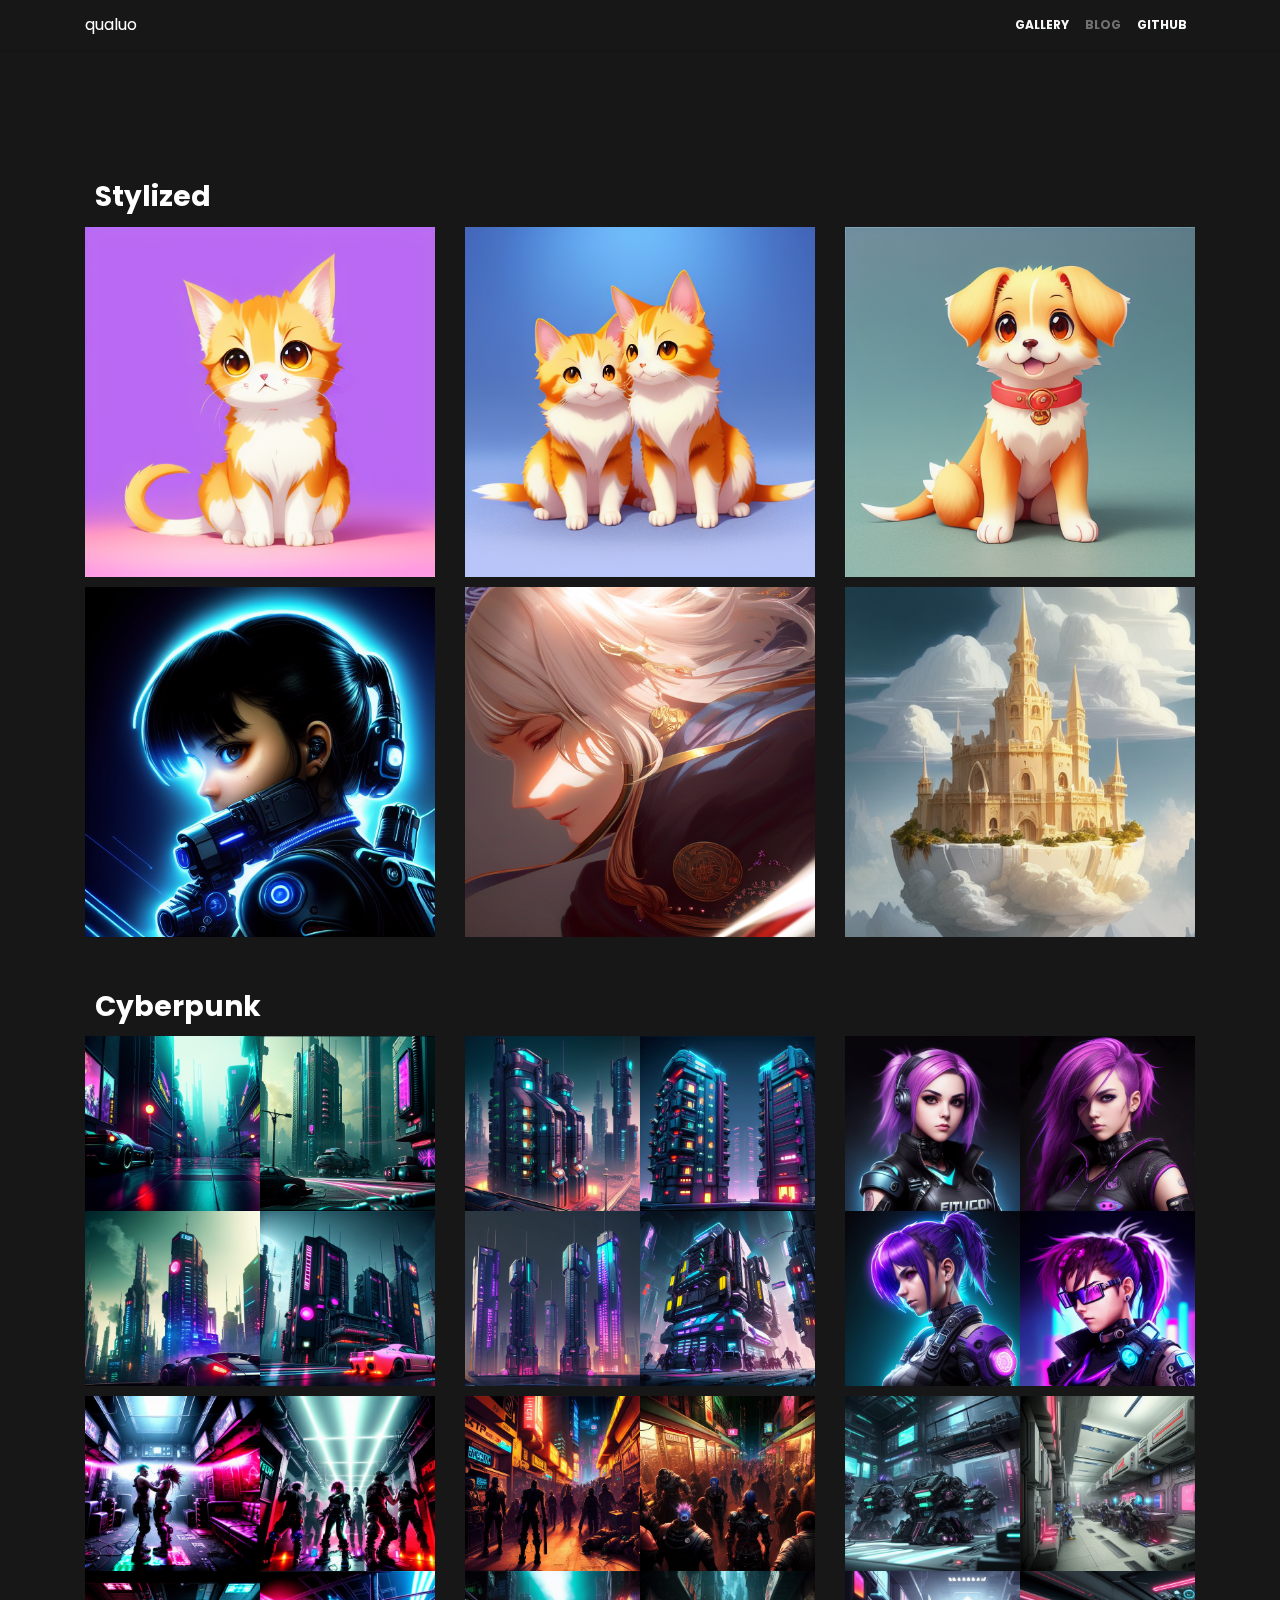
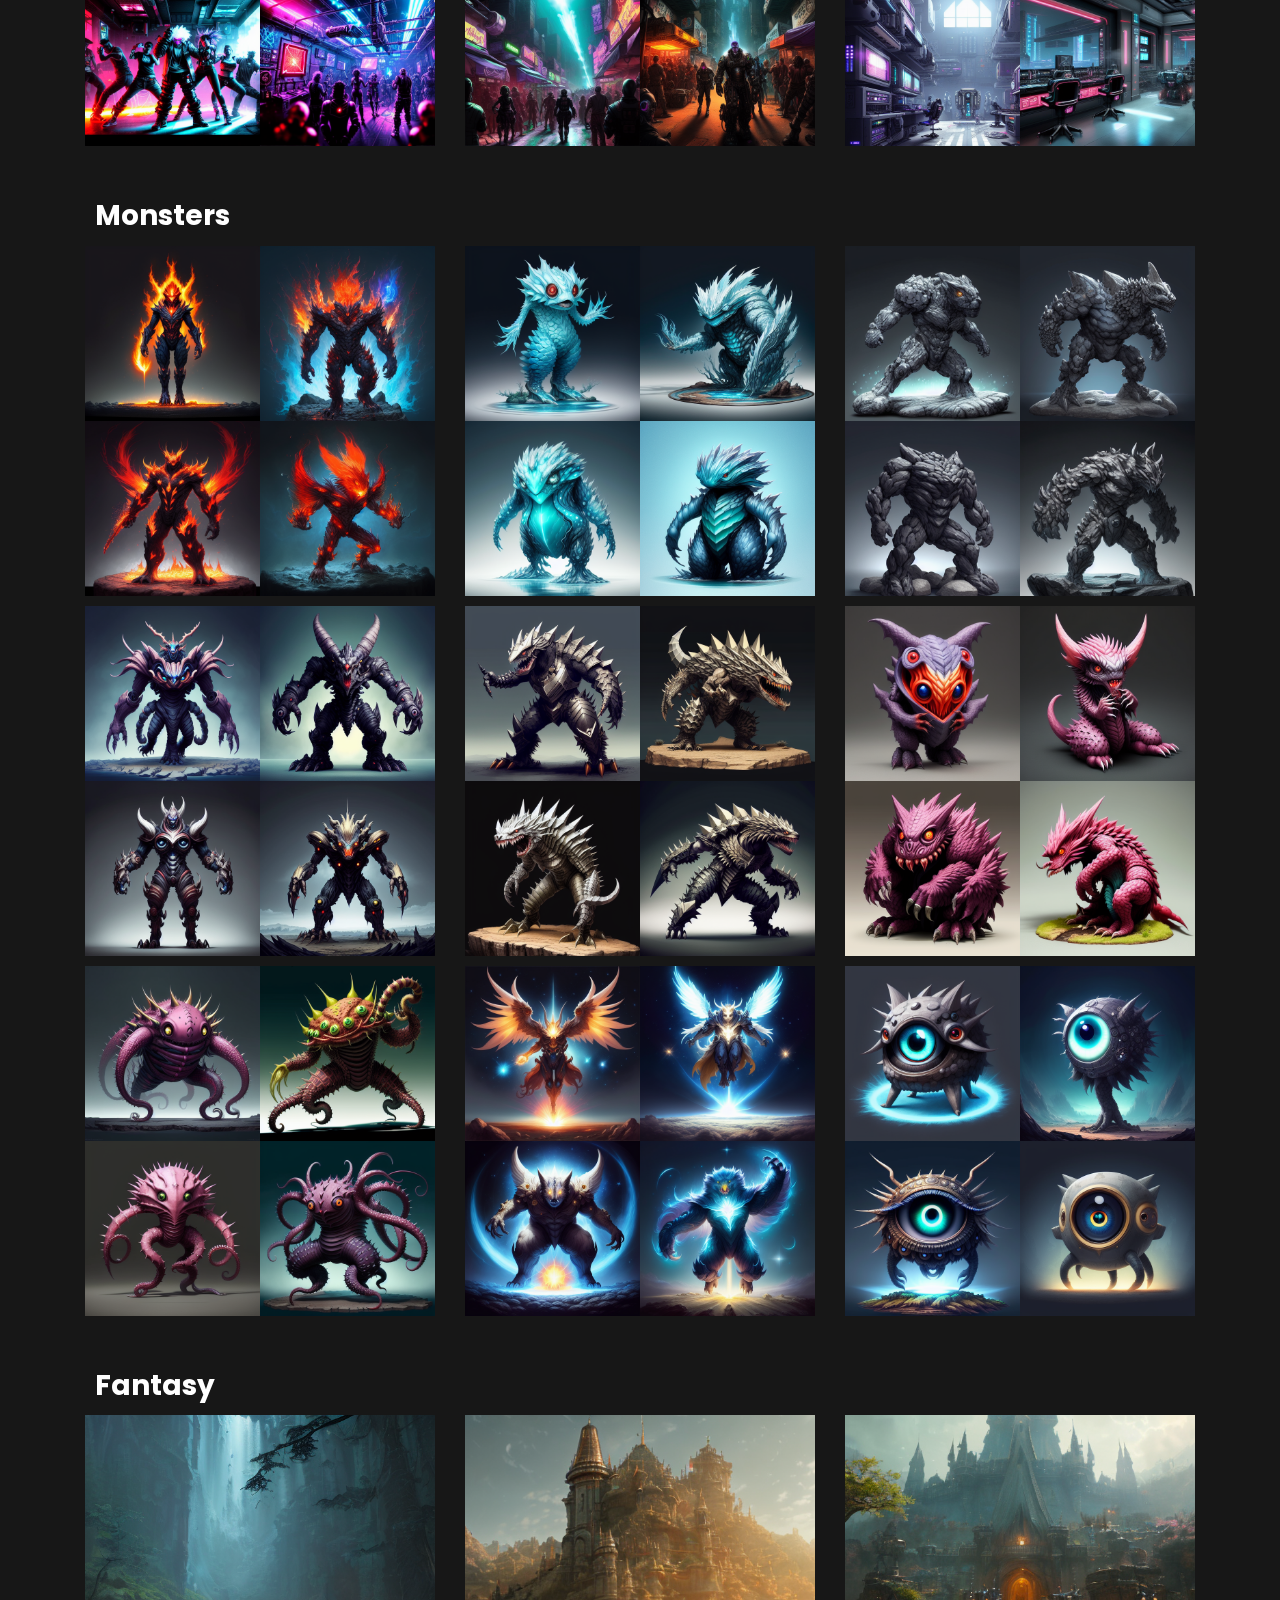
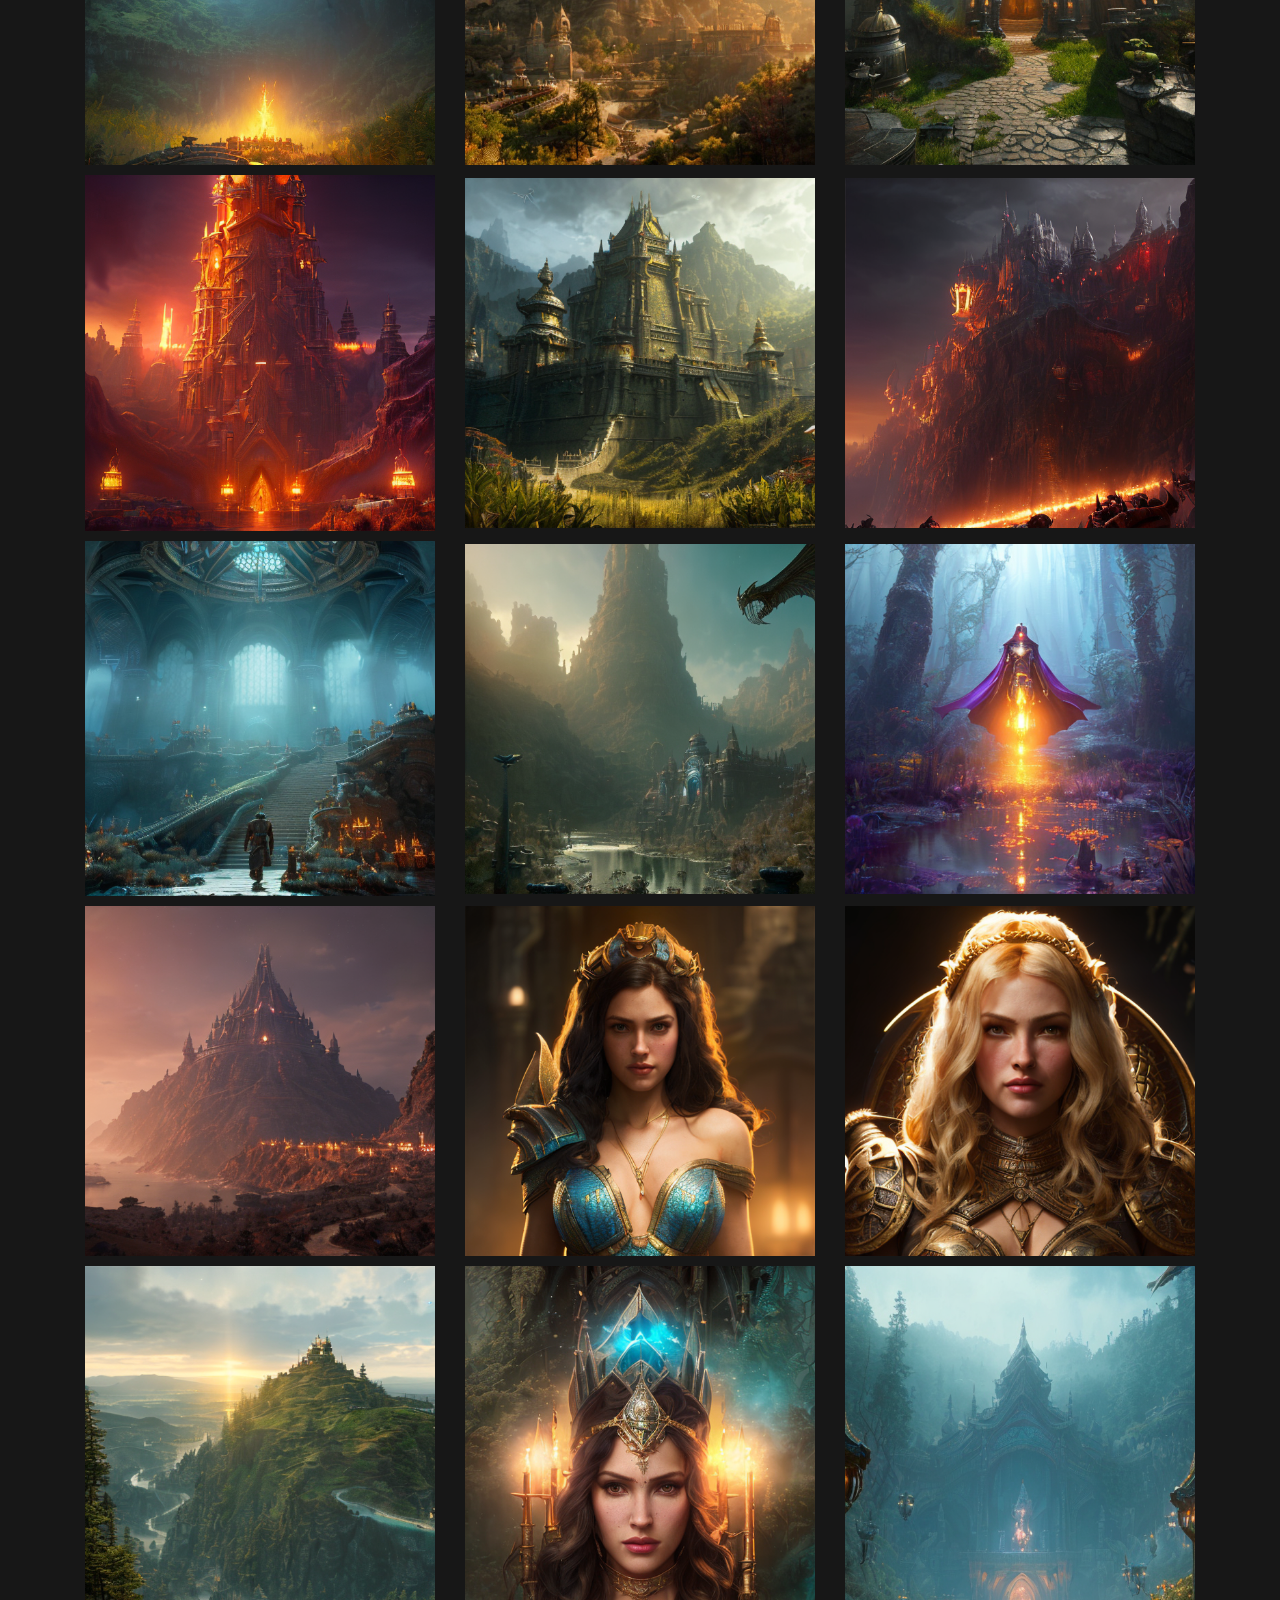
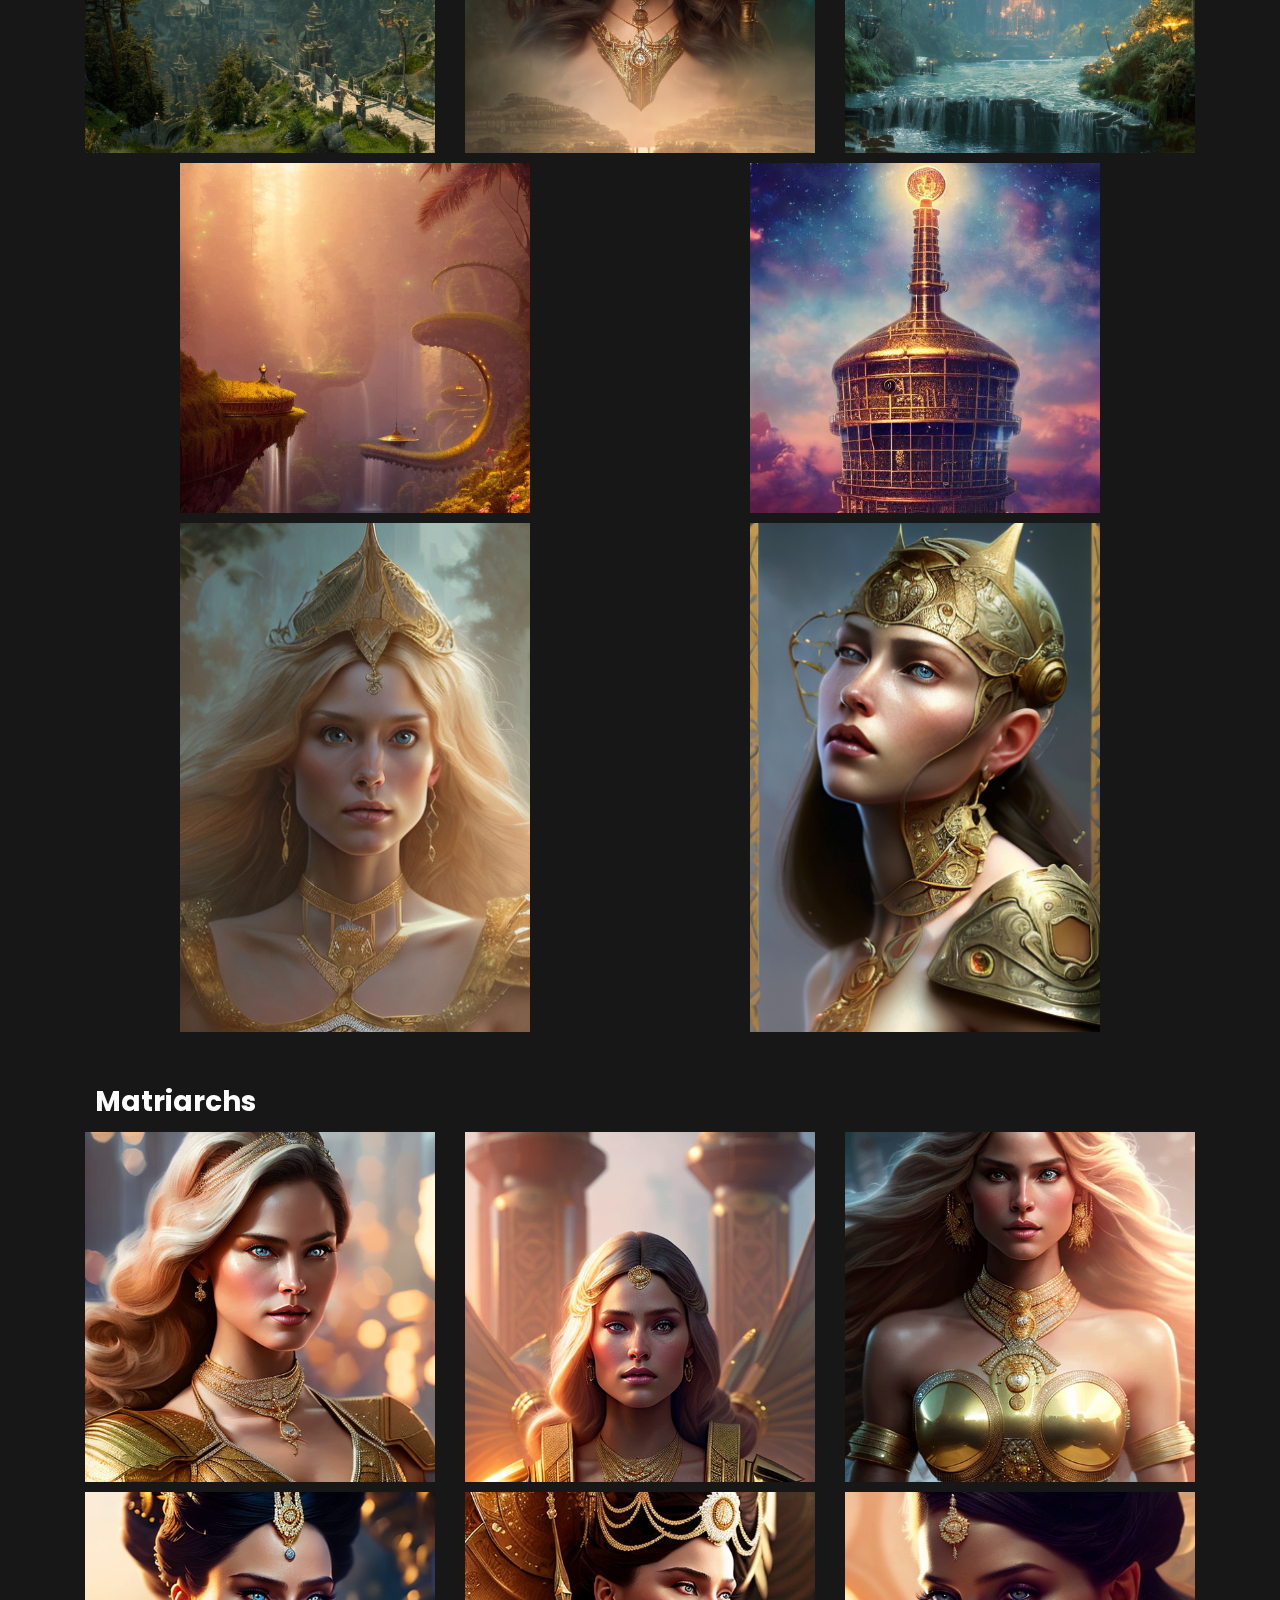
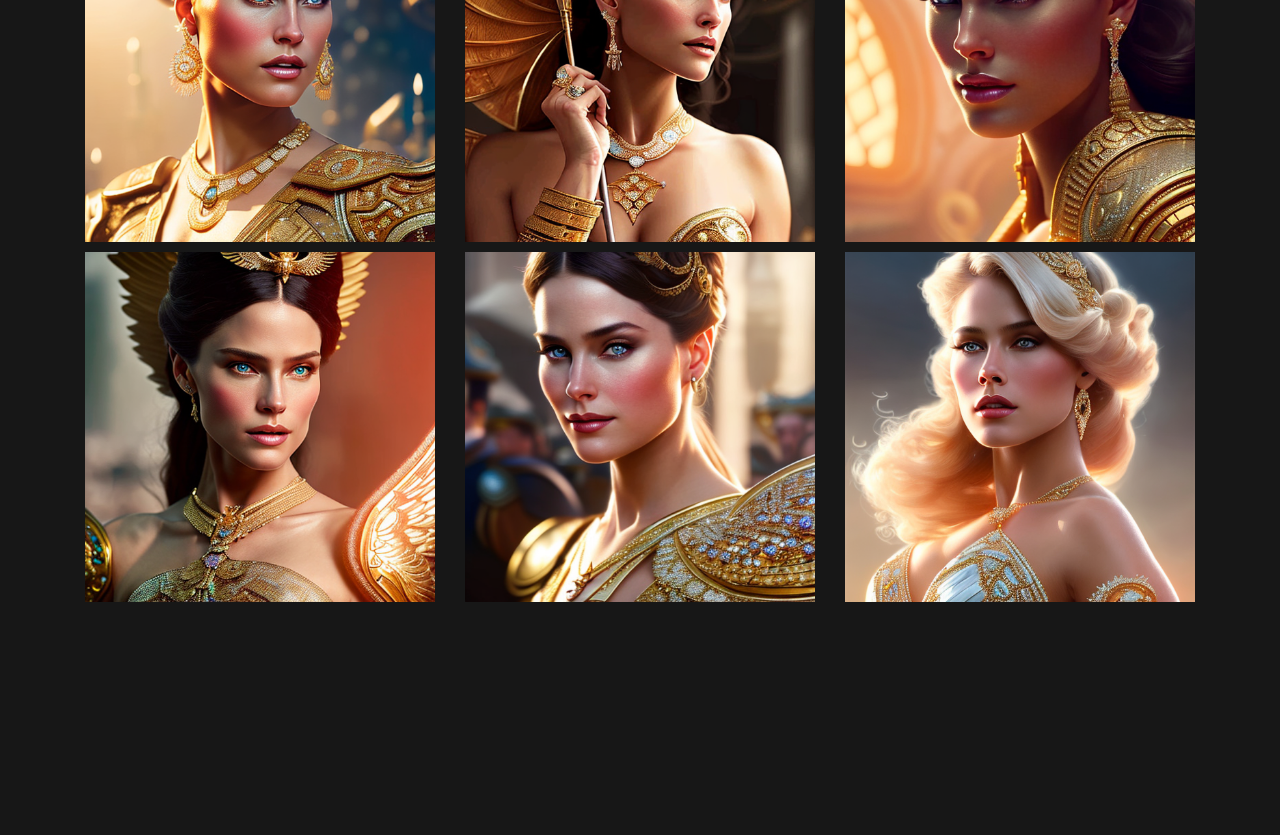
<file: gallery.html>
<!DOCTYPE html>
<html lang="en">

<head>
  <meta charset="utf-8"/>
  <meta http-equiv="X-UA-Compatible" content="IE=edge"/>
  <meta name="viewport" content="width=device-width, initial-scale=1, shrink-to-fit=yes"/>

  <title>Gallery - Quang Luong</title>
  <meta name="description" content=""/>
  <meta name="author" content="Quang Luong"/>

  <link rel="icon" type="image/png" href="/images/faviconv1.png">
  <link href="vendor/bootstrap/css/bootstrap.min.css" rel="stylesheet">
  <link href="css/main.css" rel="stylesheet">
  
  <!-- Navigation -->
  <nav class="navbar navbar-expand-sm navbar-dark fixed-top" id="mainNav">
    <div class="container">
      
      <a class="navbar-brand" style="font-size:16px" href="/">qualuo</a>
      <button class="navbar-toggler" type="button" data-toggle="collapse" data-target="#navbarResponsive" aria-controls="navbarResponsive" aria-expanded="false" aria-label="Toggle navigation">
        <span class="navbar-toggler-icon"></span>
      </button>

      <div class="collapse navbar-collapse text-center" id="navbarResponsive">

        <ul class="navbar-nav ml-auto">
          <li class="nav-item">
          </li>
        </ul>

        <ul class="navbar-nav ml-auto">
          <li class="nav-item">
            <a class="nav-link text-light hover-underline-anim" href="/gallery"><b>GALLERY</b></a>
          </li>
          <li class="nav-item">
            <a class="nav-link text-light" style="opacity: 0.4"><b>BLOG</b></a>
          </li>
          <li class="nav-item">
            <a class="nav-link text-light hover-underline-anim" href="https://github.com/qualuo" rel="external" target="_blank"><b>GITHUB</b></a>
          </li>
        </ul>

      </div>

    </div>
  </nav>
  <!-- End of Navigation -->
</head>

<body id="page-top" style="overflow-x: hidden; overflow-y: auto; background-color: #171717;">

  <main>

    <section style="max-width: 42cm;">

      <div class="container" style="margin-bottom: 3rem;"> 
        <h3 style="color: white">Stylized</h3>
        <div class="row">
          <img class="" loading="lazy" src="images/art/illustrations/cat.png" title="" />
          <img class="" loading="lazy" src="images/art/illustrations/cat2.png" title="" />
          <img class="" loading="lazy" src="images/art/illustrations/dog.png" title="" />
          <img class="" loading="lazy" src="images/art/illustrations/scifigirl.png" title="" />
          <img class="" loading="lazy" src="images/art/illustrations/closedeyes.png" title="" />
          <img class="" loading="lazy" src="images/art/illustrations/skyisland.png" title="" />
        </div>
      </div>
      
      <div class="container" style="margin-bottom: 3rem;"> 
        <h3 style="color: white">Cyberpunk</h3>
        <div class="row">
          <img class="" loading="lazy" src="images/art/cyberpunk/4city.png" title="" />
          <img class="" loading="lazy" src="images/art/cyberpunk/4buildings.png" title="" />
          <img class="" loading="lazy" src="images/art/cyberpunk/4girl.png" title="" />
          <img class="" loading="lazy" src="images/art/cyberpunk/4club.png" title="Gritty and run-down club, with pounding electronic music, laser lights slicing through the smoke-filled air, and patrons in elaborate cybernetic modifications and eclectic fashion choices dancing frenetically." />
          <img class="" loading="lazy" src="images/art/cyberpunk/4market.png" title="Crowded and chaotic futuristic underground black market, with vendors hawking illegal tech and contraband, shady cybernetically enhanced figures moving through the crowds, and flickering fluorescent lighting." />
          <img class="" loading="lazy" src="images/art/cyberpunk/4lab.png" title="Sleek laboratory, with rows of servers humming and blinking and robots with human-like movements assisting with tasks." />
        </div>
      </div>
      
      <div class="container" style="margin-bottom: 3rem;"> 
        <h3 style="color: white">Monsters</h3>
        <div class="row">
          <img class="" loading="lazy" src="images/art/monsters/4flame.png" title="Creature with a body made of living flame, able to burn through anything in its path and regenerate from even the smallest ember." />
          <img class="" loading="lazy" src="images/art/monsters/4aqua.png" title="Creature with a body made of water, capable of reshaping itself into any form and flowing through the smallest of spaces." />
          <img class="" loading="lazy" src="images/art/monsters/4stone.png" title="Creature with a body made of living stone, able to shift its shape and hardness at will to adapt to any environment." />
          <img class="" loading="lazy" src="images/art/monsters/4alien.png" title="Creature with a body made of darkness, able to consume light and matter to increase its size and power." />
          <img class="" loading="lazy" src="images/art/monsters/4devourer.png" title="Creature with a body covered in thick, spiky armor and a mouth full of razor-sharp teeth that can swallow its prey whole." />
          <img class="" loading="lazy" src="images/art/monsters/4pinky.png" title="Creature with the ability to shape shift into any form it desires, but it must constantly consume the flesh of other creatures to maintain its powers." />
          <img class="" loading="lazy" src="images/art/monsters/4octo.png" title="Creature with tentacles." />
          <img class="" loading="lazy" src="images/art/monsters/4celestial.png" title="Creature radiating celestial energy." />
          <img class="" loading="lazy" src="images/art/monsters/4eye.png" title="Creature with a single, giant eye in the center of its head, capable of seeing into other dimensions." />
        </div>
      </div>
        
      <div class="container" style="margin-bottom: 3rem;"> 
        <h3 style="color: white">Fantasy</h3>
        <div class="row">
          <img class="" loading="lazy" src="images/art/fantasy/art_canyon_camp.png" title="" />
          <img class="" loading="lazy" src="images/art/fantasy/art_building_castle.png" title="" />
          <img class="" loading="lazy" src="images/art/fantasy/art_building_fantasy_castle.png" title="" />
          <img class="" loading="lazy" src="images/art/fantasy/art_building_fiery_tower.png" title="" />
          <img class="" loading="lazy" src="images/art/fantasy/art_building_fort.png" title="" />
          <img class="" loading="lazy" src="images/art/fantasy/art_building_hellfire_fort.png" title="" />
          <img class="" loading="lazy" src="images/art/fantasy/art_building_inside_basilica.png" title="" />
          <img class="" loading="lazy" src="images/art/fantasy/art_building_magicacademy.png" title="" />
          <img class="" loading="lazy" src="images/art/fantasy/art_forest_alienlight.png" title="" />
          <img class="" loading="lazy" src="images/art/fantasy/art_building_mountaintop_castle.png" title="" />
          <img class="" loading="lazy" src="images/art/fantasy/art_princess.png" title="" />
          <img class="" loading="lazy" src="images/art/fantasy/art_warr.png" title="" />
        </div>

        <div class="row">
          <!-- higher height images -->
          <img class="" loading="lazy" src="images/art/fantasy/art_wanderer_highmountain.png" title="" />
          <img class="" loading="lazy" src="images/art/fantasy/art_abstract_witch.png" title="" />
          <img class="" loading="lazy" src="images/art/fantasy/art_building_river_mansion.png" title="" />
        </div>
        
        <div class="row">
          <img class="" loading="lazy" src="images/art/fantasy/art_naturelandscape.png" title="" />
          <img class="" loading="lazy" src="images/art/fantasy/art_clocktower.jpeg" title="" />
        </div>

        <div class="row">
          <img class="" loading="lazy" src="images/art/fantasy/art_q1.png" title="" />
          <img class="" loading="lazy" src="images/art/fantasy/art_clockq.png" title="" />
        </div>
      </div>
        
      <div class="container" style="margin-bottom: 3rem;"> 
        <h3 style="color: white">Matriarchs</h3>
          <div class="row">
            <img class="" loading="lazy" src="images/art/matriarchs/m1.png" title="" />
            <img class="" loading="lazy" src="images/art/matriarchs/m2.png" title="" />
            <img class="" loading="lazy" src="images/art/matriarchs/m3.png" title="" />
            <img class="" loading="lazy" src="images/art/matriarchs/m4.png" title="" />
            <img class="" loading="lazy" src="images/art/matriarchs/m5.png" title="" />
            <img class="" loading="lazy" src="images/art/matriarchs/m6.png" title="" />
            <img class="" loading="lazy" src="images/art/matriarchs/m7.png" title="" />
            <img class="" loading="lazy" src="images/art/matriarchs/m10.png" title="" />
            <img class="" loading="lazy" src="images/art/matriarchs/m11.png" title="" />
          </div>
        </div>
      </div>

    </section>

  </main>

</body>

<!-- Plugin JavaScript - jQuery needs to go first -->
<script src="vendor/jquery/jquery.min.js"></script>
<script src="vendor/jquery-easing/jquery.easing.min.js"></script>

<!-- Custom JavaScript -->
<script src="js/img-focus.js"></script>

<!-- Bootstrap core JavaScript -->
<script src="vendor/bootstrap/js/bootstrap.bundle.min.js"></script>

</html>
</file>
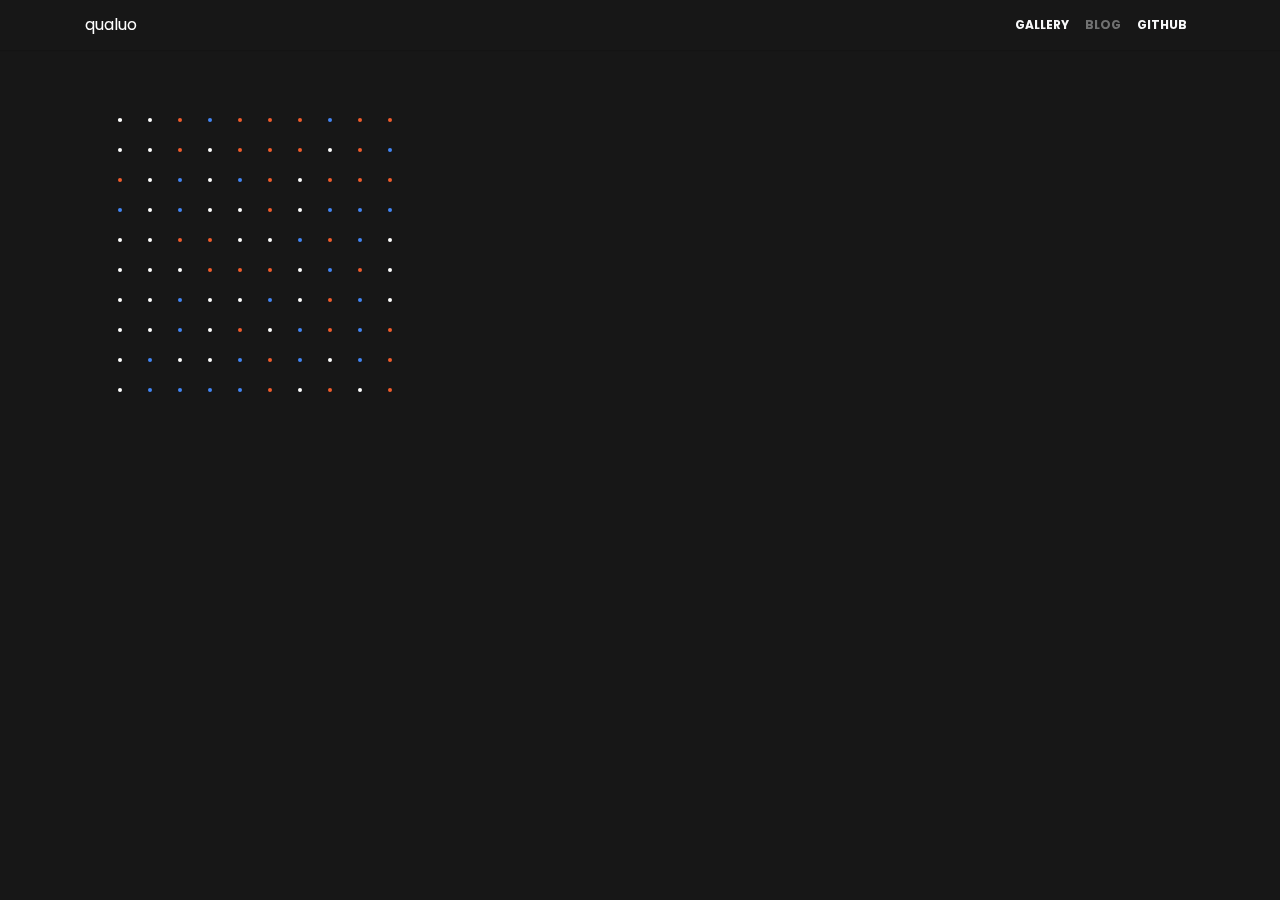
<file: lab.html>
<!DOCTYPE html>
<html lang="en">

<head>
  <meta charset="utf-8"/>
  <meta http-equiv="X-UA-Compatible" content="IE=edge"/>
  <meta name="viewport" content="width=device-width, initial-scale=1, shrink-to-fit=yes"/>

  <title>Lab - Quang Luong</title>
  <meta name="description" content=""/>
  <meta name="author" content="Quang Luong"/>

  <link rel="icon" type="image/png" href="/images/faviconv1.png">
  <link href="vendor/bootstrap/css/bootstrap.min.css" rel="stylesheet">
  <link href="css/main.css" rel="stylesheet">
  
  <!-- Navigation -->
  <nav class="navbar navbar-expand-sm navbar-dark fixed-top" id="mainNav">
    <div class="container">
      
      <a class="navbar-brand" style="font-size:16px" href="/">qualuo</a>
      <button class="navbar-toggler" type="button" data-toggle="collapse" data-target="#navbarResponsive" aria-controls="navbarResponsive" aria-expanded="false" aria-label="Toggle navigation">
        <span class="navbar-toggler-icon"></span>
      </button>

      <div class="collapse navbar-collapse text-center" id="navbarResponsive">

        <ul class="navbar-nav ml-auto">
          <li class="nav-item">
          </li>
        </ul>

        <ul class="navbar-nav ml-auto">
          <li class="nav-item">
            <a class="nav-link text-light hover-underline-anim" href="/gallery"><b>GALLERY</b></a>
          </li>
          <li class="nav-item">
            <a class="nav-link text-light" style="opacity: 0.4"><b>BLOG</b></a>
          </li>
          <li class="nav-item">
            <a class="nav-link text-light hover-underline-anim" href="https://github.com/qualuo" rel="external" target="_blank"><b>GITHUB</b></a>
          </li>
        </ul>

      </div>

    </div>
  </nav>
  <!-- End of Navigation -->
</head>

<body id="page-top" style="overflow: auto; background-color: #171717;">


  <main>

    <section style="max-width: 42cm;">

      <canvas class="canvas-dot-grid"></canvas>

    </section>

  </main>

</body>

<!-- Plugin JavaScript - jQuery needs to go first -->
<script src="vendor/jquery/jquery.min.js"></script>
<script src="vendor/jquery-easing/jquery.easing.min.js"></script>

<!-- Custom JavaScript -->
<script src="js/canvas-dot-grid.js"></script> <!-- animated hover grid -->

<!-- Bootstrap core JavaScript -->
<script src="vendor/bootstrap/js/bootstrap.bundle.min.js"></script>

</html>
</file>
<file: css/main.css>
@import url('https://fonts.googleapis.com/css?family=Poppins|Open+Sans');
/* COLORS
#4285F4 - blue
#34A853 - green
#FBBC05 - orange
#EA4335 - red
#171717 - black
*/

#mainNav {
  backdrop-filter: opacity(100%);
  background-color: black;
  font-size: 12px;
  font-family: 'Poppins', sans-serif;
  transition: top 0.3s; /* Animation handled by scrolling-nav.js*/
  box-shadow: 0 1px 1px rgba(0, 0, 0, 0.1);
  z-index: 100;
}

header {
}

body {
  background-color: #171717;
}

#main {
}

#profile {
  display: flex;
  flex-direction: column;
  justify-content: center;
  min-height: 100vh;
}
#skills {
  /*min-height: 100vh;*/
}
#projects {
  min-height: 100vh;
}
#about {
  min-height: 100vh;
}
#contact {
  min-height: 100vh;
}

/*
footer {
  color: #FFFFFF;
  background-color: #242424;
}
*/

.container-fluid {
  padding: 0px;
}

#audioplayer {
  position: absolute;
  top: 12%;
  left: 90%;
  -ms-transform: translate(-50%, -50%);
  transform: translate(-50%, -50%);
  right: 50%;
  z-index: 99;
  border-width: 0;
  font-size: 2rem;
  min-width: 2rem;
  text-align: left;
  background: transparent;
}

.ring-cursor {
  overflow: auto;
  position: absolute;
  pointer-events: none;
  z-index: 100;
  width: 50px;
  height: 50px;
  border-radius: 50%;
  border: 2px solid white;
  transition: all .1s linear;
}

a:hover .ring-cursor {
  background-color: blue;
}


.skill {
}

.skill > .icon {
  width: 50px;
  height: 50px;
}

.skill > .description {
  font-family: 'Poppins', sans-serif;
  align-items: right;
}

.parallax {
  perspective: 1px;  /* viewport perspective */
  height: 100vh;
  overflow-x: hidden;
  overflow-y: auto;
}
.parallax__group {
  position: relative;
}
.parallax_layer {
  position: absolute;
  top: 0;
  right: 0;
  bottom: 0;
  left: 0;
}
.parallax_layer-base {
  transform: translateZ(0px);
}
.parallax_layer-back {
  transform: translateZ(-1px) scale(2);
}
/* scale factor can be calculated with: 1 + (translateZ * -1) / perspective
Example, if our viewport perspective is set to 1px and
we translate an element -2px along the Z axis the correction scale factor would be 3 */

h1 {
  font-family: 'Poppins', sans-serif;
  font-size: 82px;
  font-weight: 700;

  position: relative;
  display: inline-block;
}

h2 {
  font-family: 'Poppins', sans-serif;
  font-weight: bold;
}

h3 {
  font-family: 'Poppins', sans-serif;
  font-weight: bold;
}

h4 {
  font-family: 'Poppins', sans-serif;
  color: #4285F4;
}

h5 {
  font-family: 'Poppins', sans-serif;
  color: #34A853;
}

h1, h2, h3, h4, h5, h6 {
  padding: 0px 0px 0px 10px;
}

p {
  font-family: 'Poppins', sans-serif;
  font-size: 16px;
  padding: 10px;
}

video {
  display: flex;
  margin: auto;
  padding: auto;
  width: 100%;
  height: auto;
  max-width: 360px;
}

img {
  display:flex;
  margin: auto;
  padding: 5px;
  width: 100%;
  height: auto;
  max-width: 360px;
  cursor: pointer;
}

section {
  max-width: 26cm;
  padding: 20vh 2em;
  margin: auto;
}

form {
  padding: 25px;
  border-radius: 1em;
  justify-content: center;
}

form > input, textarea {
  width: 100%; 
  padding: 12px; 
  margin-top: 6px;
  margin-bottom: 6px;
  resize: vertical; /* Allow the user to vertically resize the textarea (not horizontally) */
  font-family: 'Poppins', sans-serif;
  background: rgba(255, 255, 255, 0.85);
  border-radius: 0.2em;
  border-width: 0.01em;
  box-shadow: 0 2px 5px 2px rgba(0, 0, 0, 0.26);
}

form > #submit {
  background-color: rgb(236, 187, 24);
  border-width: 0;
  box-shadow: 0 2px 5px 2px rgba(0, 0, 0, 0.26);
}

.bar {
  height: 0.2em;
  background-color: rgb(200, 200, 200);
}

.interactive {
  cursor: pointer;
}

/* TODO audio visualizer in circle */
.btn-circle {
  height: 50px;
  width: 50px;
  float: right;
  border-radius: 100%;
  background-color: white;
  box-shadow:  2px 5px 2px rgba(0, 0, 0, 0.26);
}

.btn-framed {
  background-color: transparent;
  padding: .8em 2.8em;
  font-size: 20px;
  border-radius: 2em;
  border-width: 1px;
  border-color: #FFFFFF;
  transition: all 0.2s ease-in-out;

  font-family: Poppins, sans-serif;
  
}

.btn-framed:hover {
  -webkit-transform: scale(0.95);
  -ms-transform: scale(0.95);
  transform: scale(0.95);
}

.btn-mail {
  border-color: #FFFFFF;
}

.btn-collapse {
  text-align: left;
  border-width: 0;
  box-shadow: 0 2px 5px 2px rgba(0, 0, 0, 0.26);
}

.slide-right-anim {
  transition: all 0.2s ease-in-out;
}

.btn-collapse:hover .slide-right-anim {
  -webkit-transform: translateX(1em);
  -ms-transform: translateX(1em);
  transform: translateX(1em);
}

.card-header {
  padding: 25px;
}

.card-body {
  box-shadow: 0 2px 5px 2px rgba(0, 0, 0, 0.26);
}

.ccard {
  margin: 5vh 0vh;
  padding: 25px;
  box-shadow: 0 2px 5px 2px rgba(0, 0, 0, 0.26);
}


.delayed-fade-anim {
  animation: fade-out 10s linear forwards;
}

@keyframes fade-out {
  0% {
    opacity: 0;
  }
  10% {
    opacity: 1;
  }
  90% {
    opacity: 1;
  }
  100% {
    opacity: 0;
  }
}


/* SLIDE ANIMATION: class="slideanim"*/
.slideanim {
  visibility: visible;
}
.slide {
  animation-name: slide;
  -webkit-animation-name: slide;
  animation-duration: 1.2s;
  -webkit-animation-duration: 1.2s;
  visibility: visible;
}
/* Goes from 0% to 100% opacity (see-through) and specify the percentage from when to slide in the element along the Y-axis */
@keyframes slide {
  0% {
      opacity: 0;
      transform: translateY(50%);
  }
  100% {
      opacity: 1;
      transform: translateY(0%);
  }
}
@-webkit-keyframes slide {
  0% {
      opacity: 0;
      -webkit-transform: translateY(50%);
  }
  100% {
      opacity: 1;
      -webkit-transform: translateY(0%);
  }
}

@keyframes rollIn {
  from {
    transform: translateX(-10%);
  }
  to {
    transform: translateX(0%);
  }
}

.grow-anim {
  animation: grow 1s ease-in-out forwards alternate infinite;
}

@keyframes grow {
  from {
    transform: scale(1);
  }
  to {
    transform: scale(1.01);
  }
}


.interval-underline-anim {
  position: relative;
  color: white;
  text-decoration: none;
}

.interval-underline-anim::after {
  content: '';
  position: absolute;
  width: 100%;
  height: 1px;
  bottom: 0;
  left: 0;
  background-color: white;
  animation: shooting-underline 2s;
}

@keyframes shooting-underline {
  0% {
    transform: scaleX(0);
    transform-origin: bottom left;
    width: 0%;
  }
  100% {
    transform: scaleX(1);
    transform-origin: bottom right;
    width: 100%;
  }
}

.hover-underline-anim {
  position: relative;
  color: white;
  text-decoration: none;
}

.hover-underline-anim::after {
  content: '';
  position: absolute;
  width: 100%;
  height: 2px;
  bottom: 0;
  left: 0;
  background-color: white;
  transform-origin: bottom right;
  transition: transform 0.2s ease-in-out;
  transform: scaleX(0);
}

.hover-underline-anim:hover::after {
  transform: scaleX(1);
  transform-origin: bottom left;
}

.hover-yellow-underline-anim {
  position: relative;
  color: #FFFFFF;
  text-decoration: none;
}

.hover-yellow-underline-anim::after {
  content: '';
  position: absolute;
  width: 100%;
  height: 2px;
  bottom: 0;
  left: 0;
  background-color:rgb(236, 187, 24);
  transform-origin: bottom;
  transition: transform 0.2s ease-in-out;
  transform: scaleX(0);
}

.hover-yellow-underline-anim:hover::after {
  transform: scaleX(1);
}

.scrolling-text {
  position: relative;
  animation: text-scroll 12s linear infinite;
  font-weight: bold;
}

@keyframes text-scroll {
  from {
    transform: translateX(100%);
  }
  to {
    transform: translateX(-80%);
  }
}

.canvas-dot-grid {
  visibility: hidden;
  position: absolute;
  top: 0%;
  left: 0%;
  z-index: 1;
}

.bg-cover {
  background-image: url('../images/stars.jpeg');
  background-size: cover;
  background-position: center;
  background-repeat: no-repeat;
}

.bg-cover2 {
  background-image: url('../images/newsky.jpg');
  background-size: cover;
  background-position: center;
  background-repeat: no-repeat;

  position: relative; /* keep in front of stars */
  z-index: 10; 

}

.bg-cover3 {
  background-image: url('../images/mountains.jpg');
  background-size: cover;
  background-position: center;
  background-repeat: no-repeat;
}

.bg-cover4 {
  background-image: linear-gradient(#171717, #171717);

  display: flex;
  flex-direction: column;
  justify-content: center;
  
  position: relative; /* keep in front of stars */
  z-index: 10; 
}

/* Following only shown on bigger screens */
@media (min-width: 600px) {

  .bg-cover {
    background-attachment: fixed;
  }

  .bg-cover2 {
    background-attachment: fixed;
  }

  .bg-cover3 {
    background-attachment: fixed;
  }

  .bg-cover4 {
  }

  #mainNav {
    backdrop-filter: opacity(96%) blur(8px);
    background-color: transparent;
  }

  .navbar-nav {
  }

  .canvas-dot-grid {
    visibility: visible;

}

/* Hide effect on too wide resolution*/
@media (min-width: 2561px) {
  #stars {
    display: none;
  }
  #snow {
    display: none;
  }
}
</file>
